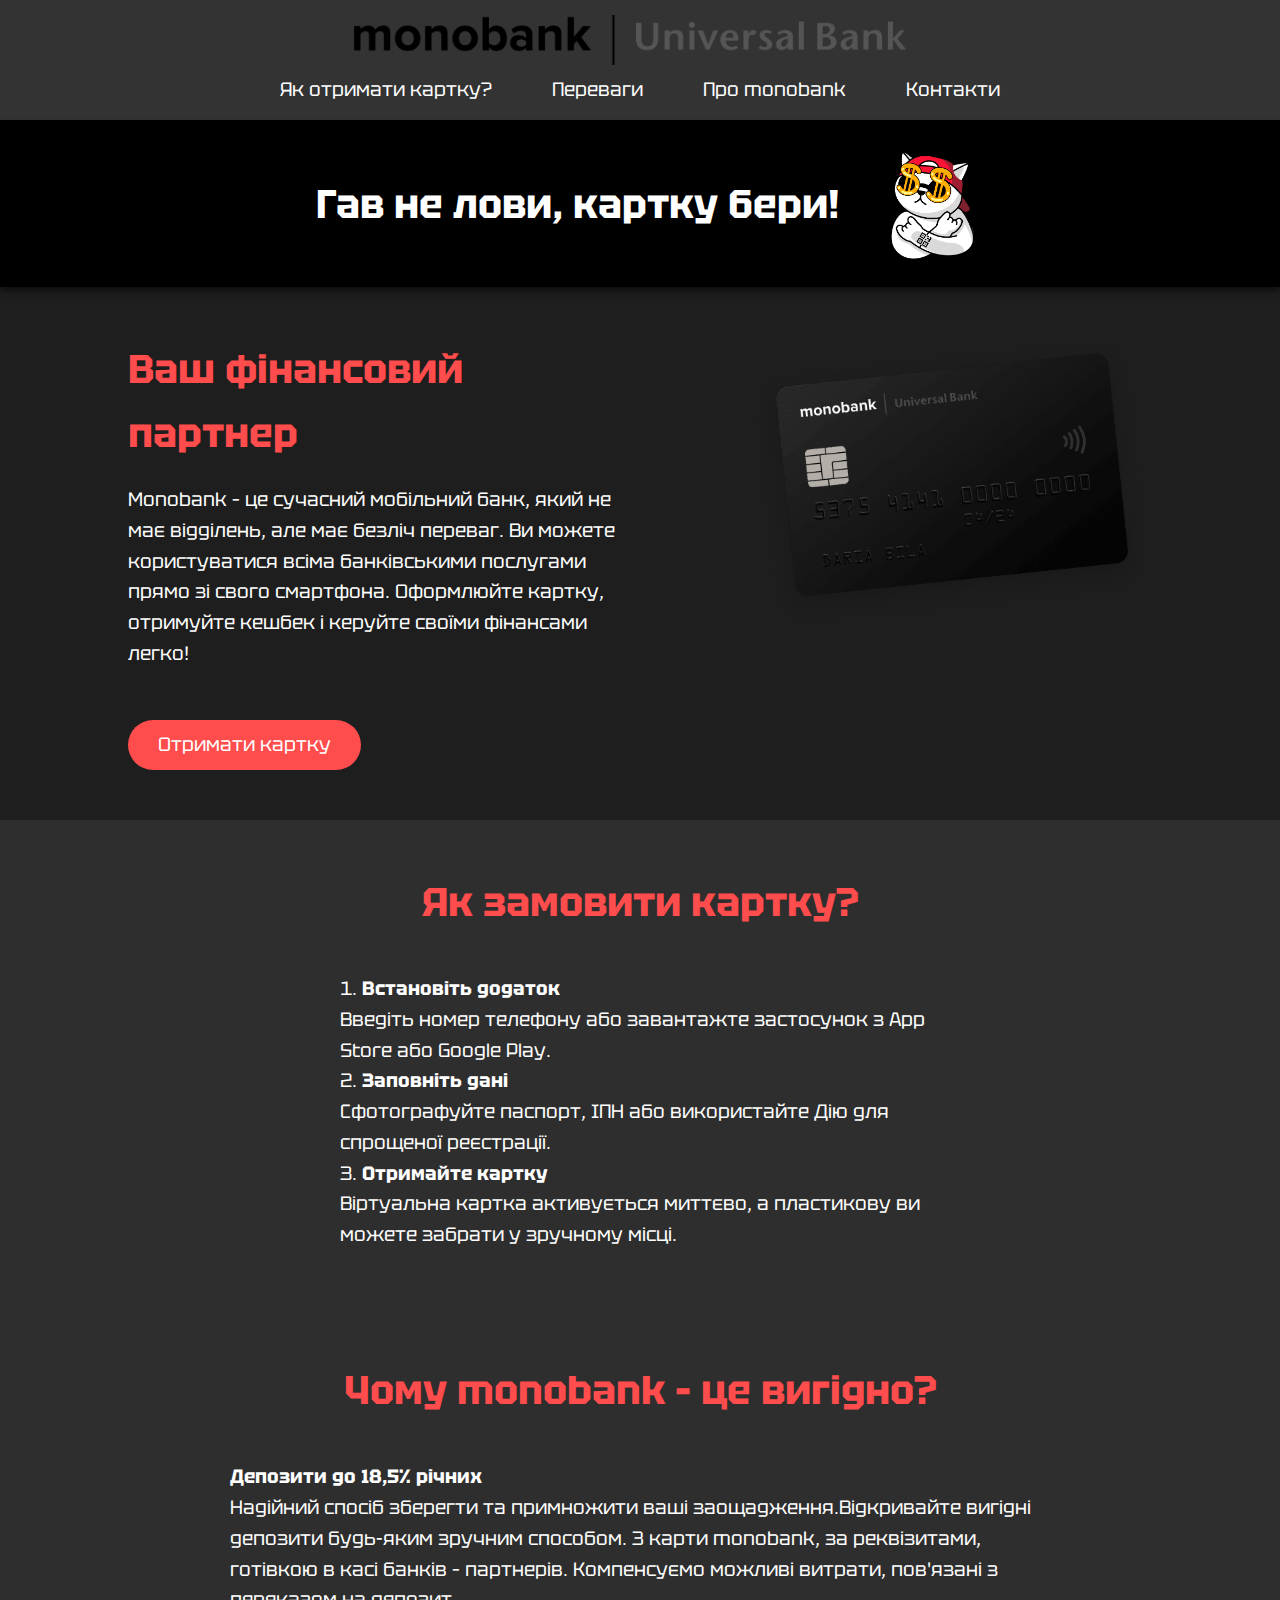
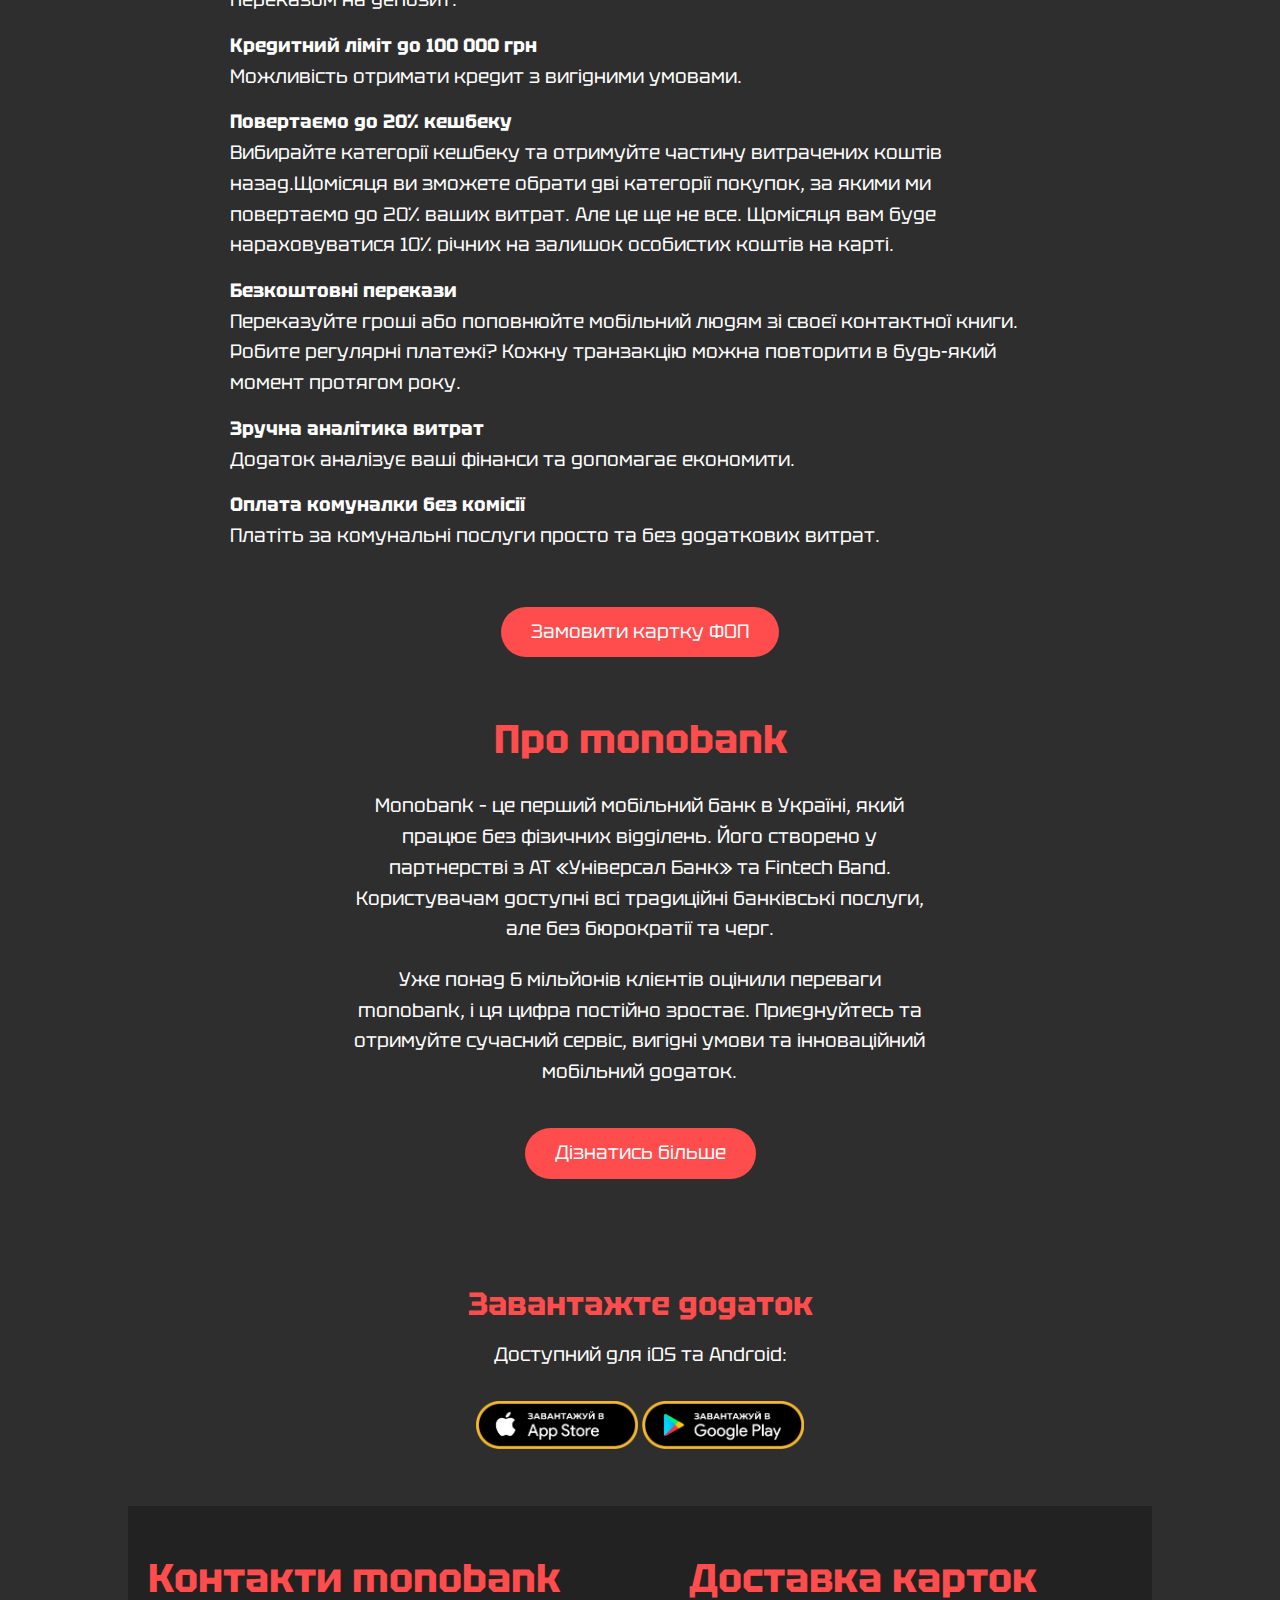
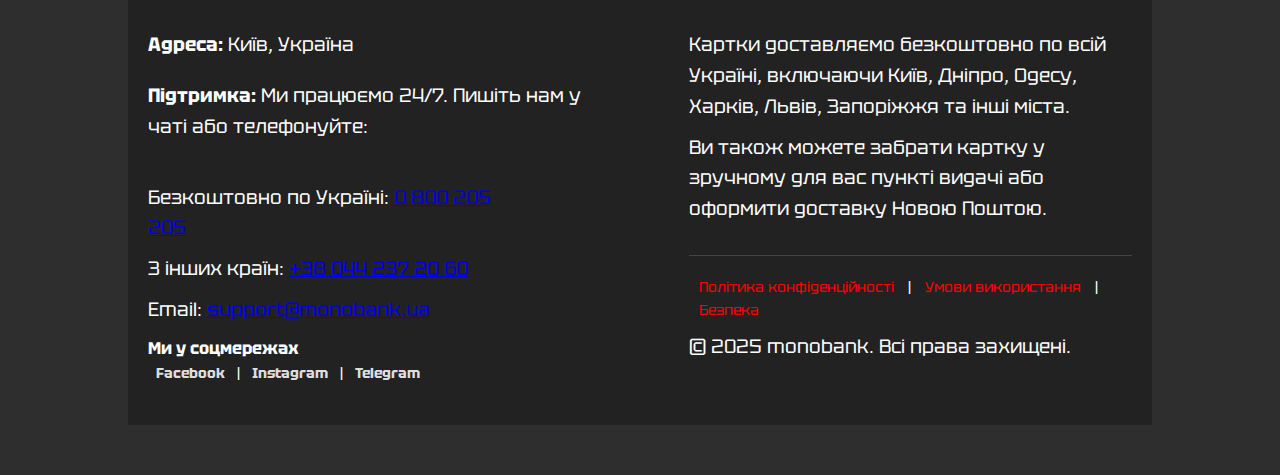
<file: index.html>
<!DOCTYPE html>
<html lang="uk">
<head>
    <meta charset="UTF-8">
    <meta name="viewport" content="width=device-width, initial-scale=1.0">
    <title>Monobank-мобільний банк</title>
    <link href="https://fonts.googleapis.com/css2?family=Tektur:wght@400;700&display=swap" rel="stylesheet">
    <link rel="stylesheet" href="styles.css">
</head>
<body>
    <div class="top-header">
        <div class="logo-container">
            <a href="https://www.monobank.ua/" target="_blank">
                <img src="Monobank_-_Universal_Bank.svg.png" alt="Монобанк Лого">
            </a>
        </div>
        <ul>
            <li><a href="#how-to-order">Як отримати картку?</a></li>
            <li><a href="#advantages">Переваги</a></li>
            <li><a href="#about-monobank">Про monobank</a></li>
            <li><a href="#contacts">Контакти</a></li>
        </ul>
    </div>

    <header class="header-container">
        <h1>Гав не лови, картку бери!</h1>
        <img src="dollar-cat.png" alt="Мемний котик" class="meme-cat">
    </header>

    <div class="main-content">
        <div class="text-content">
            <h2>Ваш фінансовий партнер</h2>
            <p>Monobank – це сучасний мобільний банк, який не має відділень, але має безліч переваг. 
                Ви можете користуватися всіма банківськими послугами прямо зі свого смартфона.
                Оформлюйте картку, отримуйте кешбек і керуйте своїми фінансами легко!</p>
            <div class="button-container">
                <a href="get-card.html">Отримати картку</a>
            </div>
        </div>
        <div class="card-image">
            <img src="card.png" alt="Банківська картка">
        </div>
    </div>

    <div class="how-to-order" id="how-to-order">
        <h2>Як замовити картку?</h2>
        <ol>
            <li><strong>Встановіть додаток</strong><br> Введіть номер телефону або завантажте застосунок з App Store або Google Play.</li>
            <li><strong>Заповніть дані</strong><br> Сфотографуйте паспорт, ІПН або використайте Дію для спрощеної реєстрації.</li>
            <li><strong>Отримайте картку</strong><br> Віртуальна картка активується миттєво, а пластикову ви можете забрати у зручному місці.</li>
        </ol>
    </div>

    <div class="why-monobank" id="advantages">
        <h2>Чому monobank – це вигідно?</h2>
        <ul>
            <li><strong>Депозити до 18,5% річних</strong><br> Надійний спосіб зберегти та примножити ваші заощадження.Відкривайте вигідні депозити будь-яким зручним способом. З карти monobank, за реквізитами, готівкою в касі банків – партнерів.
                Компенсуємо можливі витрати, пов'язані з переказом на депозит.</li>
            <li><strong>Кредитний ліміт до 100 000 грн</strong><br> Можливість отримати кредит з вигідними умовами.</li>
            <li><strong>Повертаємо до 20% кешбеку</strong><br> Вибирайте категорії кешбеку та отримуйте частину витрачених коштів назад.Щомісяця ви зможете обрати дві категорії покупок, за якими ми повертаємо до 20% ваших витрат. Але це ще не все.
                Щомісяця вам буде нараховуватися 10% річних на залишок особистих коштів на карті.</li>
            <li><strong>Безкоштовні перекази</strong><br> Переказуйте гроші або поповнюйте мобільний людям зі своєї контактної книги. Робите регулярні платежі? Кожну транзакцію можна повторити в будь-який момент протягом року.</li>
            <li><strong>Зручна аналітика витрат</strong><br> Додаток аналізує ваші фінанси та допомагає економити.</li>
            <li><strong>Оплата комуналки без комісії</strong><br> Платіть за комунальні послуги просто та без додаткових витрат.</li>
        </ul>
        <div class="button-container">
            <a href="fop-card.html">Замовити картку ФОП</a> 
        </div>        

    <div class="about-monobank" id="about-monobank">
        <h2>Про monobank</h2>
        <p>Monobank – це перший мобільний банк в Україні, який працює без фізичних відділень.
            Його створено у партнерстві з АТ «Універсал Банк» та Fintech Band. 
            Користувачам доступні всі традиційні банківські послуги, але без бюрократії та черг.</p>
        <p>Уже понад 6 мільйонів клієнтів оцінили переваги monobank, і ця цифра постійно зростає. 
            Приєднуйтесь та отримуйте сучасний сервіс, вигідні умови та інноваційний мобільний додаток.</p>
        <div class="button-container">
            <a href="https://monobank.ua/acquiring">Дізнатись більше</a>
        </div>
    </div>

    <div class="download-apps">
        <div class="download-item">
            <h3>Завантажте додаток</h3>
            <p>Доступний для iOS та Android:</p>
            <img src="btn_app.png" alt="iOS логотип">
            <img src="btn_play.png" alt="Android логотип">
        </div>
    </div>

    <footer id="contacts">
        <div class="footer-content">
            <div class="footer-left">
                <h2>Контакти monobank</h2>
                <p><strong>Адреса:</strong> Київ, Україна</p>
                <p><strong>Підтримка:</strong> Ми працюємо 24/7. Пишіть нам у чаті або телефонуйте:</p>
                <ul>
                    <li>Безкоштовно по Україні: <a href="tel:+3800800205205">0 800 205 205</a></li>
                    <li>З інших країн: <a href="tel:+380442372060">+38 044 237 20 60</a></li>
                    <li>Email: <a href="mailto:support@monobank.ua">support@monobank.ua</a></li>
                </ul>
                <h3>Ми у соцмережах</h3>
                <div class="social-links">
                    <a href="https://www.facebook.com/monobank.ua" target="_blank">Facebook</a> |
                    <a href="https://www.instagram.com/monobank.ua" target="_blank">Instagram</a> |
                    <a href="https://t.me/monobank" target="_blank">Telegram</a>
                </div>
            </div>
    
            <div class="footer-right">
                <h2>Доставка карток</h2>
                <p>Картки доставляємо безкоштовно по всій Україні, включаючи Київ, Дніпро, Одесу, Харків, Львів, Запоріжжя та інші міста.</p>
                <p>Ви також можете забрати картку у зручному для вас пункті видачі або оформити доставку Новою Поштою.</p>
            
    
        <div class="footer-bottom">
            <div class="footer-links">
                <a href="privacy.html">Політика конфіденційності</a> |
                <a href="terms.html">Умови використання</a> |
                <a href="security.html">Безпека</a>
            </div>
            <p>&copy; 2025 monobank. Всі права захищені.</p>
        </div>
    </footer>

    <script>
        // JavaScript для інтерактивних елементів
        document.querySelector('.header-container').addEventListener('mouseover', function() {
            this.style.backgroundColor = 'orange';  // Зміна кольору фону при наведенні на header
        });

        document.querySelector('.header-container').addEventListener('mouseout', function() {
            this.style.backgroundColor = '';  // Відновлення оригінального фону
        });

        // Додавання плавного скролінгу
        const links = document.querySelectorAll('a[href^="#"]');
        links.forEach(link => {
            link.addEventListener('click', function(e) {
                e.preventDefault();
                const targetId = this.getAttribute('href').substring(1);
                const targetElement = document.getElementById(targetId);
                targetElement.scrollIntoView({
                    behavior: 'smooth'
                });
            });
        });
    </script>
</body>
</html>
</file>
<file: styles.css>
* {
    margin: 0;
    padding: 0;
    box-sizing: border-box;
}

body {
    font-family: 'Tektur', sans-serif;
    background-color: #1e1e1e;
    color: #fff;
    line-height: 1.6;
    height: 100%;
    overflow-y: auto;
}

header {
    background: #000;
    padding: 20px 0;
    text-align: center;
    box-shadow: 0 4px 6px rgba(0, 0, 0, 0.5);
}

header h1 {
    font-size: 2.5rem;
    color: #fff;
}

.top-header {
    background-color: #333;
    padding: 15px 0;
    text-align: center;
}

.top-header ul {
    list-style: none;
    display: flex;
    justify-content: center;
    gap: 30px;
}

.top-header li {
    display: inline;
}

.top-header a {
    color: white;
    text-decoration: none;
    font-size: 1.2rem;
    padding: 5px 15px;
    transition: color 0.3s;
}

.top-header a:hover {
    color: #ff4c4c;
}

.top-header img {
    height: 50px;
    margin-right: 20px;
}

.main-content {
    display: flex;
    align-items: flex-start;
    justify-content: space-between;
    padding: 50px 10%;
}

.text-content {
    max-width: 50%;
}

.text-content h2 {
    font-size: 2.5rem;
    color: #ff4c4c;
    margin-bottom: 20px;
}

.text-content p {
    font-size: 1.2rem;
    margin-bottom: 30px;
}

.button-container {
    margin-top: 20px;
}

.button-container a {
    display: inline-block;
    padding: 10px 20px;
    background-color: #007bff;
    color: white;
    text-decoration: none;
    font-size: 16px;
    border-radius: 5px;
    transition: transform 0.3s ease, box-shadow 0.3s ease;
}

.button-container a:hover {
    transform: scale(1.1);
    box-shadow: 0px 8px 15px rgba(0, 0, 0, 0.3);
}

.card-image img {
    width: 100%;
    max-width: 400px;
    transition: transform 0.3s ease;
}

.card-image img:hover {
    transform: scale(1.1);
}

footer {
    text-align: center;
    margin-top: 50px;
    padding: 20px;
    font-size: 0.9rem;
    color: #aaa;
    background: #000;
}

.how-to-order {
    background: #2e2e2e;
    padding: 50px 10%;
    text-align: center;
}

.how-to-order h2 {
    font-size: 2.5rem;
    color: #ff4c4c;
    margin-bottom: 20px;
}

.how-to-order ol {
    font-size: 1.2rem;
    list-style-position: inside;
    margin-top: 20px;
    text-align: left;
    display: inline-block;
    width: 80%;
}

.how-to-order ol li {
    margin-bottom: 15px;
    position: relative;
    max-width: 600px;
    margin: auto;
    overflow: hidden;
    border-radius: 10px;
}

.why-monobank {
    background: #2e2e2e;
    padding: 50px 10%;
    text-align: center;
}

.why-monobank h2 {
    font-size: 2.5rem;
    color: #ff4c4c;
    margin-bottom: 20px;
}

.why-monobank p {
    font-size: 1.2rem;
    margin-bottom: 20px;
}

.why-monobank ul {
    list-style-type: none;
    font-size: 1.2rem;
    text-align: left;
    display: inline-block;
    width: 80%;
    margin-top: 20px;
}

.why-monobank ul li {
    margin-bottom: 15px;
}

.why-monobank img {
    max-width: 40%;
    border-radius: 10px;
}

.button-container a {
    background-color: #ff4c4c;
    padding: 10px 30px;
    font-size: 1.2rem;
    color: white;
    border-radius: 50px;
    margin-top: 20px;
}

.about-monobank {
    background: #2e2e2e;
    padding: 50px 10%;
    text-align: center;
}

.about-monobank h2 {
    font-size: 2.5rem;
    color: #ff4c4c;
    margin-bottom: 20px;
}

.about-monobank p {
    font-size: 1.2rem;
    margin-bottom: 20px;
    max-width: 70%;
    margin-left: auto;
    margin-right: auto;
}

footer {
    background: #222;
    color: #fff;
    padding: 40px 20px;
    text-align: center;
}

.footer-content {
    display: flex;
    justify-content: space-between;
    flex-wrap: wrap;
    max-width: 1200px;
    margin: 0 auto;
}

.footer-left, .footer-right {
    width: 45%;
    min-width: 300px;
    text-align: left;
}

.footer-left ul {
    list-style: none;
    padding: 0;
}

.footer-left ul li {
    margin-bottom: 10px;
}

.footer-right p {
    margin: 10px 0;
}

.footer-bottom {
    margin-top: 30px;
    border-top: 1px solid #444;
    padding-top: 20px;
}

.footer-links a {
    color: #ff0000;
    text-decoration: none;
    margin: 0 10px;
}

.footer-links a:hover {
    text-decoration: underline;
}

.social-links a {
    color: #ddd;
    text-decoration: none;
    font-weight: bold;
    margin: 0 8px;
}

.social-links a:hover {
    text-decoration: underline;
}

header.header-container {
    transition: background-color 0.3s ease;
}

header.header-container:hover {
    background-color: orange;
}

header h1 {
    color: white;
    padding: 20px;
    margin: 0;
    transition: color 0.3s ease;
}

html {
    scroll-behavior: smooth;
}

header.header-container:hover h1 {
    color: white;
}

.download-apps {
    display: flex;
    justify-content: center;
    gap: 50px;
    margin: 50px 0;
    text-align: center;
}

.download-item h3 {
    font-size: 2rem;
    color: #ff4c4c;
    margin-bottom: 10px;
}

.download-item p {
    font-size: 1.2rem;
    margin-bottom: 20px;
    color: #fff;
}

.download-item img {
    width: 200px;
    height: auto;
    margin-top: 10px;
}

.header-container {
    display: flex;
    align-items: center;
    justify-content: center;
    gap: 15px;
}

.meme-cat {
    width: 110px;
    height: auto;
}
</file>
